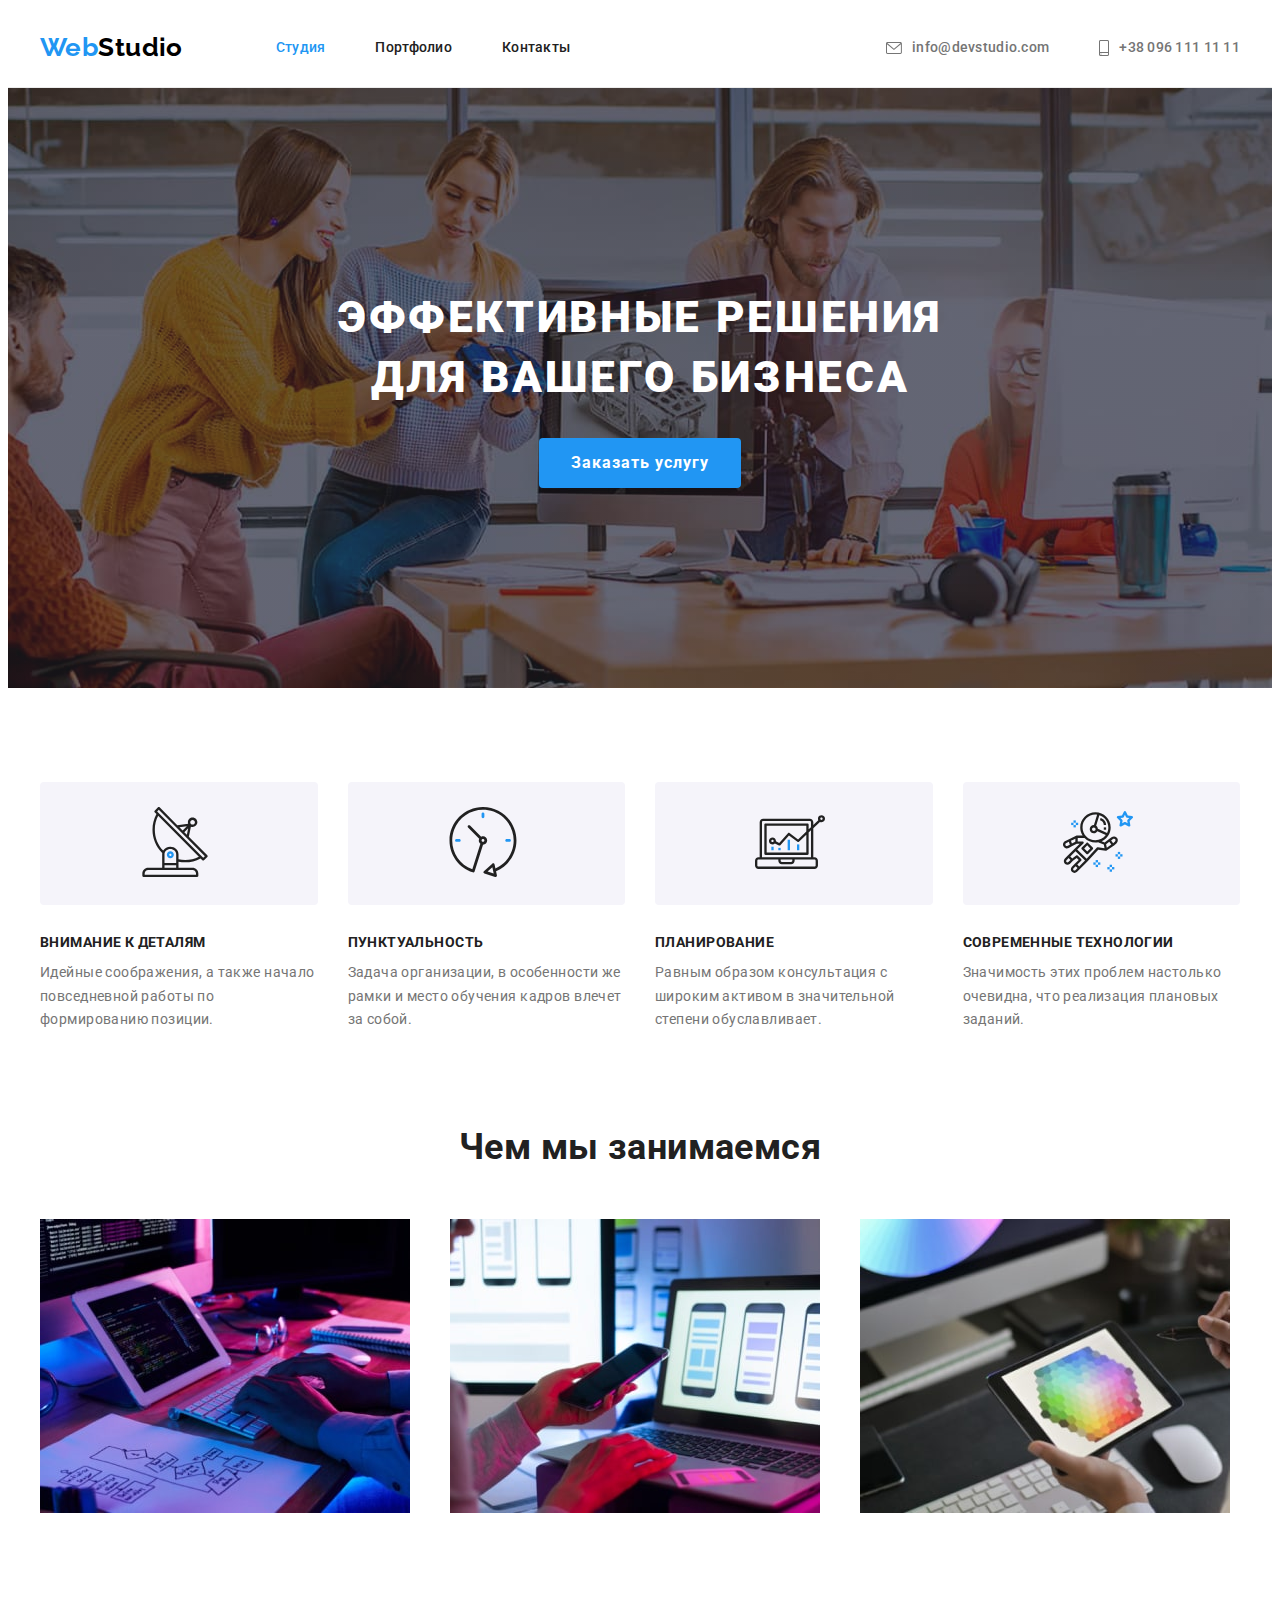
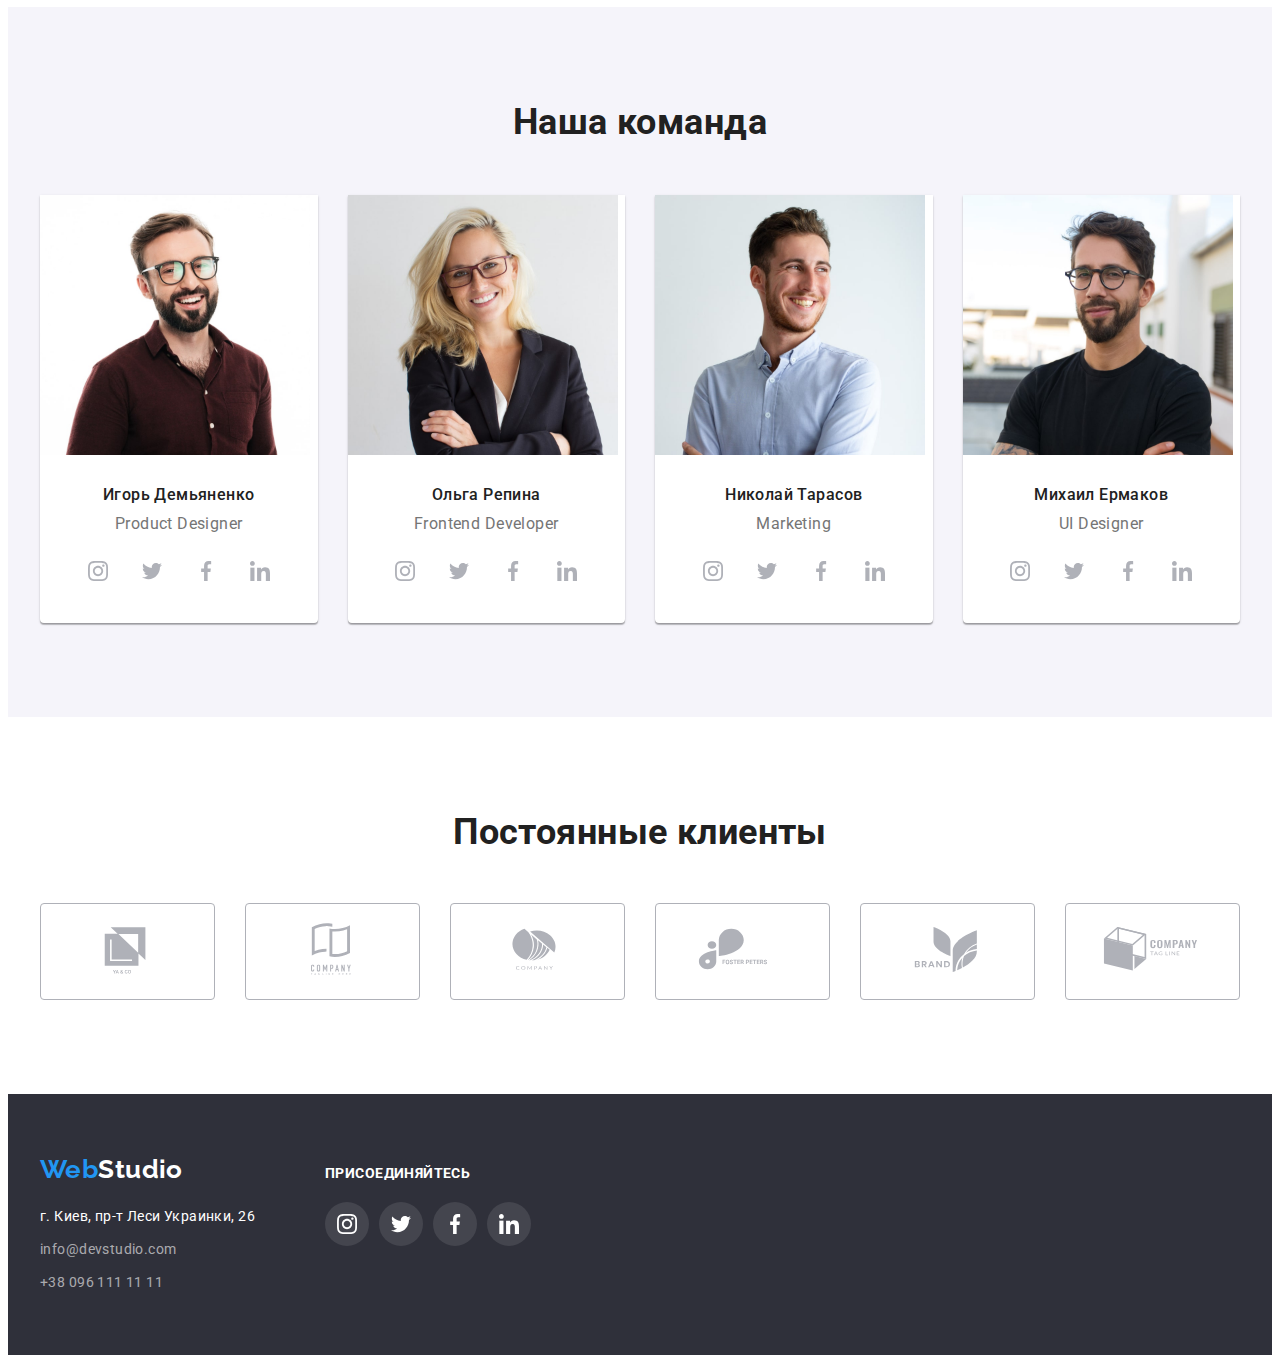
<file: index.html>
<!DOCTYPE html>
<html lang="ru">
  <head>
    <meta charset="UTF-8" />
    <meta http-equiv="X-UA-Compatible" content="IE=edge" />
    <meta name="viewport" content="width=device-width, initial-scale=1.0" />
    <title>Document</title>
    <link rel="preconnect" href="https://fonts.googleapis.com" />
    <link rel="preconnect" href="https://fonts.gstatic.com" crossorigin />
    <link
      href="https://fonts.googleapis.com/css2?family=Raleway:wght@700&family=Roboto:wght@400;500;700;900&display=swap"
      rel="stylesheet"
    />
    <link
      rel="stylesheet"
      href="https://cdnjs.cloudflare.com/ajax/libs/modern-normalize/1.1.0/modern-normalize.min.css"
      integrity="sha512-wpPYUAdjBVSE4KJnH1VR1HeZfpl1ub8YT/NKx4PuQ5NmX2tKuGu6U/JRp5y+Y8XG2tV+wKQpNHVUX03MfMFn9Q=="
      crossorigin="anonymous"
      referrerpolicy="no-referrer"
    />
    <link rel="stylesheet" href="./css/styles.css" />
  </head>

  <body>
    <!-- Header -->
    <header>
      <div class="container header-container">
        <nav class="header-nav">
          <a href="#" lang="en" class="logo-header"
            ><span class="logo-header-web">Web</span>Studio</a
          >
          <ul class="header-list">
            <li class="header-list-item">
              <a href="./index.html" class="header-list-link current">Студия</a>
            </li>
            <li class="header-list-item">
              <a href="./portfolio.html" class="header-list-link">Портфолио</a>
            </li>
            <li class="header-list-item">
              <a href="" class="header-list-link">Контакты</a>
            </li>
          </ul>
        </nav>
        <ul class="header-list-contact">
          <li class="header-list-item">
            <a href="mailto:info@devstudio.com" class="header-mail">
              <svg class="mail-icon" width="16" height="12">
                <use
                  href="./image/symbol-defs.svg#icon-mail"
                  class="mail-icon-img"
                ></use>
              </svg>
              info@devstudio.com</a
            >
          </li>
          <li class="header-list-item">
            <a href="tel:+380961111111" class="header-tel">
              <svg class="tel-icon" width="10" height="16">
                <use
                  href="./image/symbol-defs.svg#icon-tel"
                  class="tel-icon-img"
                ></use>
              </svg>
              +38 096 111 11 11
            </a>
          </li>
        </ul>
      </div>
    </header>

    <!-- Main content -->
    <main class="main">
      <!-- section Hero -->
      <section class="hero">
        <div class="container">
          <h1 class="hero-title">Эффективные решения для вашего бизнеса</h1>
          <button type="button" class="hero-button">Заказать услугу</button>
        </div>
      </section>
      <!-- Benefits -->
      <section class="benefits section">
        <div class="container">
          <h2 class="visually-hidden">особенности</h2>
          <ul class="benefits-list">
            <li class="benefits-list-item">
              <div class="benefits-container">
                <svg class="benefits-icon" width="70" height="70">
                  <use
                    href="./image/symbol-defs.svg#icon-antenna"
                    class="benefits-icon-img"
                  ></use>
                </svg>
              </div>
              <h3 class="benefits-item-title">Внимание к деталям</h3>
              <p class="benefits-item-text">
                Идейные соображения, а также начало повседневной работы по
                формированию позиции.
              </p>
            </li>
            <li class="benefits-list-item">
              <div class="benefits-container">
                <svg class="benefits-icon" width="70" height="70">
                  <use
                    href="./image/symbol-defs.svg#icon-clock"
                    class="benefits-icon-img"
                  ></use>
                </svg>
              </div>
              <h3 class="benefits-item-title">Пунктуальность</h3>
              <p class="benefits-item-text">
                Задача организации, в особенности же рамки и место обучения
                кадров влечет за собой.
              </p>
            </li>
            <li class="benefits-list-item">
              <div class="benefits-container">
                <svg class="benefits-icon" width="70" height="70">
                  <use
                    href="./image/symbol-defs.svg#icon-diagram"
                    class="benefits-icon-img"
                  ></use>
                </svg>
              </div>
              <h3 class="benefits-item-title">Планирование</h3>
              <p class="benefits-item-text">
                Равным образом консультация с широким активом в значительной
                степени обуславливает.
              </p>
            </li>
            <li class="benefits-list-item">
              <div class="benefits-container">
                <svg class="benefits-icon" width="70" height="70">
                  <use
                    href="./image/symbol-defs.svg#icon-astronaut"
                    class="benefits-icon-img"
                  ></use>
                </svg>
              </div>
              <h3 class="benefits-item-title">Современные технологии</h3>
              <p class="benefits-item-text">
                Значимость этих проблем настолько очевидна, что реализация
                плановых заданий.
              </p>
            </li>
          </ul>
        </div>
      </section>
      <!-- Project -->
      <section class="project section">
        <div class="container">
          <h2 class="project-title">Чем мы занимаемся</h2>
          <ul class="project-list">
            <li class="project-list-item">
              <img
                src="./image/img.jpg"
                alt="розробка ПЗ"
                width="370"
                height="270"
                class="project-item-img"
              />
            </li>
            <li class="project-list-item">
              <img
                src="./image/img1.jpg"
                alt="розробка Мобільних додатків"
                width="370"
                height="270"
                class="project-item-img"
              />
            </li>
            <li class="project-list-item">
              <img
                src="./image/img2.jpg"
                alt="розробка дезайну"
                width="370"
                height="270"
                class="project-item-img"
              />
            </li>
          </ul>
        </div>
      </section>
      <!-- team -->
      <section class="team section">
        <div class="container">
          <h2 class="team-title">Наша команда</h2>
          <ul class="team-list">
            <li class="team-list-item">
              <img
                src="./image/img3.jpg"
                alt="Фото Игорь Демьяненко"
                width="270"
                height="260"
                class="team-item-img"
              />
              <h3 class="team-item-title">Игорь Демьяненко</h3>
              <p lang="en" class="team-item-text">Product Designer</p>
              <ul class="team-list-icon">
                <li class="team-contact-item">
                  <a href="" class="team-contact-link">
                    <svg class="team-icon" width="20" height="20">
                      <use
                        href="./image/symbol-defs.svg#icon-instagram"
                        class="team-contact-icon"
                      ></use>
                    </svg>
                  </a>
                </li>
                <li class="team-contact-item">
                  <a href="" class="team-contact-link">
                    <svg class="team-icon" width="20" height="20">
                      <use
                        href="./image/symbol-defs.svg#icon-twitter"
                        class="team-contact-icon"
                      ></use>
                    </svg>
                  </a>
                </li>
                <li class="team-contact-item">
                  <a href="" class="team-contact-link">
                    <svg class="team-icon" width="20" height="20">
                      <use
                        href="./image/symbol-defs.svg#icon-facebook"
                        class="team-contact-icon"
                      ></use>
                    </svg>
                  </a>
                </li>
                <li class="team-contact-item">
                  <a href="" class="team-contact-link">
                    <svg class="team-icon" width="20" height="20">
                      <use
                        href="./image/symbol-defs.svg#icon-linkedin"
                        class="team-contact-icon"
                      ></use>
                    </svg>
                  </a>
                </li>
              </ul>
            </li>
            <li class="team-list-item">
              <img
                src="./image/img4.jpg"
                alt="Фото Ольга Репина"
                width="270"
                height="260"
                class="team-item-img"
              />
              <h3 class="team-item-title">Ольга Репина</h3>
              <p lang="en" class="team-item-text">Frontend Developer</p>
              <ul class="team-list-icon">
                <li class="team-contact-item">
                  <a href="" class="team-contact-link">
                    <svg class="team-icon" width="20" height="20">
                      <use
                        href="./image/symbol-defs.svg#icon-instagram"
                        class="team-contact-icon"
                      ></use>
                    </svg>
                  </a>
                </li>
                <li class="team-contact-item">
                  <a href="" class="team-contact-link">
                    <svg class="team-icon" width="20" height="20">
                      <use
                        href="./image/symbol-defs.svg#icon-twitter"
                        class="team-contact-icon"
                      ></use>
                    </svg>
                  </a>
                </li>
                <li class="team-contact-item">
                  <a href="" class="team-contact-link">
                    <svg class="team-icon" width="20" height="20">
                      <use
                        href="./image/symbol-defs.svg#icon-facebook"
                        class="team-contact-icon"
                      ></use>
                    </svg>
                  </a>
                </li>
                <li class="team-contact-item">
                  <a href="" class="team-contact-link">
                    <svg class="team-icon" width="20" height="20">
                      <use
                        href="./image/symbol-defs.svg#icon-linkedin"
                        class="team-contact-icon"
                      ></use>
                    </svg>
                  </a>
                </li>
              </ul>
            </li>
            <li class="team-list-item">
              <img
                src="./image/img5.jpg"
                alt="Фото Николай Тарасов"
                width="270"
                height="260"
                class="team-item-img"
              />
              <h3 class="team-item-title">Николай Тарасов</h3>
              <p lang="en" class="team-item-text">Marketing</p>
              <ul class="team-list-icon">
                <li class="team-contact-item">
                  <a href="" class="team-contact-link">
                    <svg class="team-icon" width="20" height="20">
                      <use
                        href="./image/symbol-defs.svg#icon-instagram"
                        class="team-contact-icon"
                      ></use>
                    </svg>
                  </a>
                </li>
                <li class="team-contact-item">
                  <a href="" class="team-contact-link">
                    <svg class="team-icon" width="20" height="20">
                      <use
                        href="./image/symbol-defs.svg#icon-twitter"
                        class="team-contact-icon"
                      ></use>
                    </svg>
                  </a>
                </li>
                <li class="team-contact-item">
                  <a href="" class="team-contact-link">
                    <svg class="team-icon" width="20" height="20">
                      <use
                        href="./image/symbol-defs.svg#icon-facebook"
                        class="team-contact-icon"
                      ></use>
                    </svg>
                  </a>
                </li>
                <li class="team-contact-item">
                  <a href="" class="team-contact-link">
                    <svg class="team-icon" width="20" height="20">
                      <use
                        href="./image/symbol-defs.svg#icon-linkedin"
                        class="team-contact-icon"
                      ></use>
                    </svg>
                  </a>
                </li>
              </ul>
            </li>
            <li class="team-list-item">
              <img
                src="./image/img6.jpg"
                alt="Фото Михаил Ермаков"
                width="270"
                height="260"
                class="team-item-img"
              />
              <h3 class="team-item-title">Михаил Ермаков</h3>
              <p lang="en" class="team-item-text">UI Designer</p>
              <ul class="team-list-icon">
                <li class="team-contact-item">
                  <a href="" class="team-contact-link">
                    <svg class="team-icon" width="20" height="20">
                      <use
                        href="./image/symbol-defs.svg#icon-instagram"
                        class="team-contact-icon"
                      ></use>
                    </svg>
                  </a>
                </li>
                <li class="team-contact-item">
                  <a href="" class="team-contact-link">
                    <svg class="team-icon" width="20" height="20">
                      <use
                        href="./image/symbol-defs.svg#icon-twitter"
                        class="team-contact-icon"
                      ></use>
                    </svg>
                  </a>
                </li>
                <li class="team-contact-item">
                  <a href="" class="team-contact-link">
                    <svg class="team-icon" width="20" height="20">
                      <use
                        href="./image/symbol-defs.svg#icon-facebook"
                        class="team-contact-icon"
                      ></use>
                    </svg>
                  </a>
                </li>
                <li class="team-contact-item">
                  <a href="" class="team-contact-link">
                    <svg class="team-icon" width="20" height="20">
                      <use
                        href="./image/symbol-defs.svg#icon-linkedin"
                        class="team-contact-icon"
                      ></use>
                    </svg>
                  </a>
                </li>
              </ul>
            </li>
          </ul>
        </div>
      </section>
      <section class="customer section">
        <div class="container">
          <h2 class="customer-title">Постоянные клиенты</h2>
          <ul class="customer-list">
            <li class="customer-item">
              <a href="" class="customer-nav">
                <svg class="customer-icon" width="106" height="60">
                  <use
                    href="./image/symbol-defs.svg#icon-Logo-1"
                    class="customer-icon-link"
                  ></use>
                </svg>
              </a>
            </li>
            <li class="customer-item">
              <a href="" class="customer-nav">
                <svg class="customer-icon" width="106" height="60">
                  <use
                    href="./image/symbol-defs.svg#icon-Logo-2"
                    class="customer-icon-link"
                  ></use>
                </svg>
              </a>
            </li>
            <li class="customer-item">
              <a href="" class="customer-nav">
                <svg class="customer-icon" width="106" height="60">
                  <use
                    href="./image/symbol-defs.svg#icon-Logo-3"
                    class="customer-icon-link"
                  ></use>
                </svg>
              </a>
            </li>
            <li class="customer-item">
              <a href="" class="customer-nav">
                <svg class="customer-icon" width="106" height="60">
                  <use
                    href="./image/symbol-defs.svg#icon-Logo-4"
                    class="customer-icon-link"
                  ></use>
                </svg>
              </a>
            </li>
            <li class="customer-item">
              <a href="" class="customer-nav">
                <svg class="customer-icon" width="106" height="60">
                  <use
                    href="./image/symbol-defs.svg#icon-Logo-5"
                    class="customer-icon-link"
                  ></use>
                </svg>
              </a>
            </li>
            <li class="customer-item">
              <a href="" class="customer-nav">
                <svg class="customer-icon" width="106" height="60">
                  <use
                    href="./image/symbol-defs.svg#icon-Logo-6"
                    class="customer-icon-link"
                  ></use>
                </svg>
              </a>
            </li>
          </ul>
        </div>
      </section>
    </main>
    <!-- Footer -->
    <footer class="footer">
      <div class="container first-footer-container">
        <div class="second-footer-container">
          <a href="#" lang="en" class="logo-footer"
            ><span class="logo-footer-web">Web</span>Studio</a
          >
          <address class="footer-address">
            <ul class="footer-list">
              <li class="footer-list-item">
                <a href="" class="footer-list-address"
                  >г. Киев, пр-т Леси Украинки, 26</a
                >
              </li>
              <li class="footer-list-item">
                <a href="mailto:info@devstudio.com" class="footer-mail"
                  >info@devstudio.com</a
                >
              </li>
              <li class="footer-list-item">
                <a href="tel:+380961111111" class="footer-tel"
                  >+38 096 111 11 11</a
                >
              </li>
            </ul>
          </address>
        </div>
        <div class="third-footer-container">
          <h2 class="footer-title">присоединяйтесь</h2>
          <ul class="footer-list-icon">
            <li class="footer-contact-item">
              <a href="" class="footer-contact-link">
                <svg class="footer-icon" width="20" height="20">
                  <use
                    href="./image/symbol-defs.svg#icon-instagram"
                    class="footer-contact-icon"
                  ></use>
                </svg>
              </a>
            </li>
            <li class="footer-contact-item">
              <a href="" class="footer-contact-link">
                <svg class="footer-icon" width="20" height="20">
                  <use
                    href="./image/symbol-defs.svg#icon-twitter"
                    class="footer-contact-icon"
                  ></use>
                </svg>
              </a>
            </li>
            <li class="footer-contact-item">
              <a href="" class="footer-contact-link">
                <svg class="footer-icon" width="20" height="20">
                  <use
                    href="./image/symbol-defs.svg#icon-facebook"
                    class="footer-contact-icon"
                  ></use>
                </svg>
              </a>
            </li>
            <li class="footer-contact-item">
              <a href="" class="footer-contact-link">
                <svg class="footer-icon" width="20" height="20">
                  <use
                    href="./image/symbol-defs.svg#icon-linkedin"
                    class="footer-contact-icon"
                  ></use>
                </svg>
              </a>
            </li>
          </ul>
        </div>
      </div>
    </footer>
  </body>
</html>
</file>
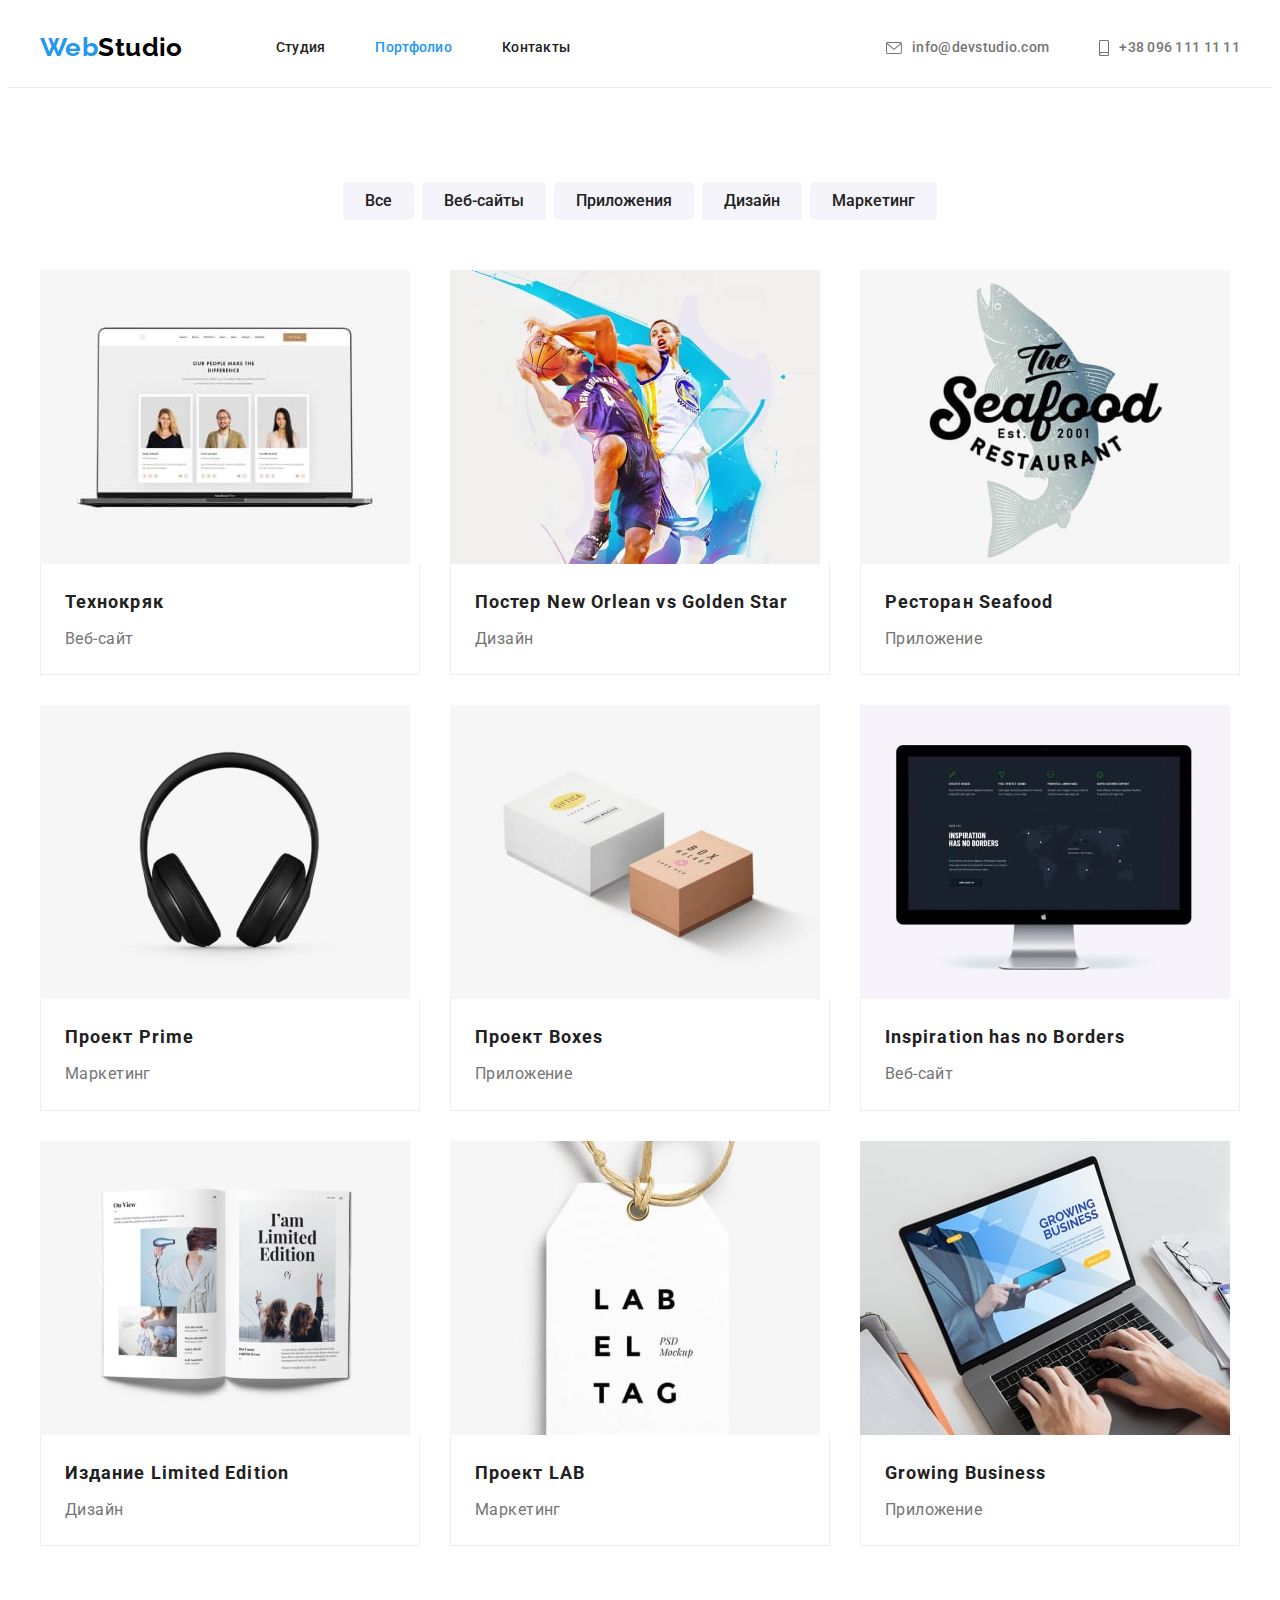
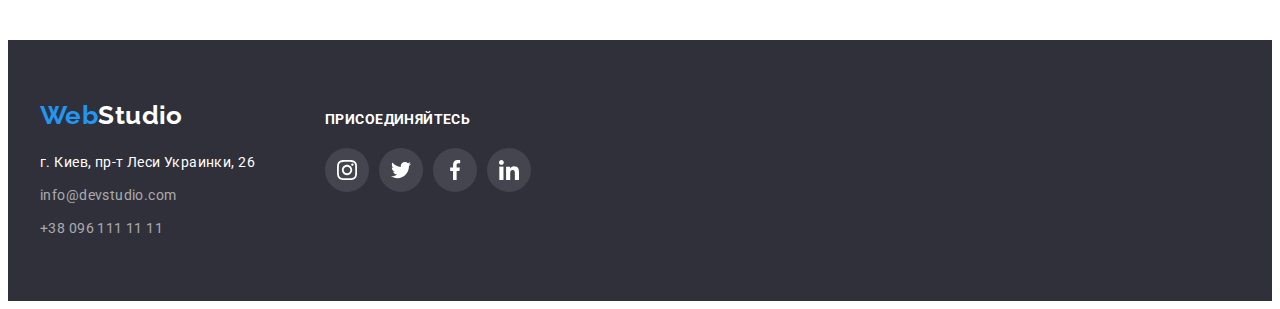
<file: portfolio.html>
<!DOCTYPE html>
<html lang="ru">
  <head>
    <meta charset="UTF-8" />
    <meta http-equiv="X-UA-Compatible" content="IE=edge" />
    <meta name="viewport" content="width=device-width, initial-scale=1.0" />
    <title>Document</title>
    <link
      href="https://fonts.googleapis.com/css2?family=Raleway:wght@700&family=Roboto:wght@400;500;700;900&display=swap"
      rel="stylesheet"
    />
    <link
      rel="stylesheet"
      href="https://cdnjs.cloudflare.com/ajax/libs/modern-normalize/1.1.0/modern-normalize.min.css"
      integrity="sha512-wpPYUAdjBVSE4KJnH1VR1HeZfpl1ub8YT/NKx4PuQ5NmX2tKuGu6U/JRp5y+Y8XG2tV+wKQpNHVUX03MfMFn9Q=="
      crossorigin="anonymous"
      referrerpolicy="no-referrer"
    />
    <link rel="stylesheet" href="./css/styles.css" />
  </head>
  <body>
    <!-- Header -->
    <header>
      <div class="container header-container">
        <nav class="header-nav">
          <a href="#" lang="en" class="logo-header"
            ><span class="logo-header-web">Web</span>Studio</a
          >
          <ul class="header-list">
            <li class="header-list-item">
              <a href="./index.html" class="header-list-link">Студия</a>
            </li>
            <li class="header-list-item">
              <a href="./portfolio.html" class="header-list-link current"
                >Портфолио</a
              >
            </li>
            <li class="header-list-item">
              <a href="" class="header-list-link">Контакты</a>
            </li>
          </ul>
        </nav>
        <ul class="header-list-contact">
          <li class="header-list-item">
            <a href="mailto:info@devstudio.com" class="header-mail">
              <svg class="mail-icon" width="16" height="12">
                <use
                  href="./image/symbol-defs.svg#icon-mail"
                  class="mail-icon-img"
                ></use>
              </svg>
              info@devstudio.com</a
            >
          </li>
          <li class="header-list-item">
            <a href="tel:+380961111111" class="header-tel">
              <svg class="tel-icon" width="10" height="16">
                <use
                  href="./image/symbol-defs.svg#icon-tel"
                  class="tel-icon-img"
                ></use>
              </svg>
              +38 096 111 11 11
            </a>
          </li>
        </ul>
      </div>
    </header>

    <!-- Main ocntent -->
    <main>
      <section class="filter-project-portfolio section">
        <div class="container">
          <h1 class="visually-hidden">Проекты Веб-студии</h1>
          <ul class="filter-project-list">
            <li class="filter-project-item">
              <button type="button" class="filter-button">Все</button>
            </li>
            <li class="filter-project-item">
              <button type="button" class="filter-button">Веб-сайты</button>
            </li>
            <li class="filter-project-item">
              <button type="button" class="filter-button">Приложения</button>
            </li>
            <li class="filter-project-item">
              <button type="button" class="filter-button">Дизайн</button>
            </li>
            <li class="filter-project-item">
              <button type="button" class="filter-button">Маркетинг</button>
            </li>
          </ul>
          <!-- Project -->
          <ul class="project-portfolio-list">
            <li class="projet-portfolio-item">
              <a href="" class="portfolio-project-link"
                ><img
                  src="./image/img7.jpg"
                  alt="Изображение веб-сайта на ноутбуке"
                  width="370"
                  height="294"
                  class="portfolio-project-img"
                />
                <div class="project-name">
                  <h2 class="portfolio-project-title">Технокряк</h2>
                  <p class="portfolio-project-text">Веб-сайт</p>
                </div>
              </a>
            </li>
            <li class="projet-portfolio-item">
              <a href="" class="portfolio-project-link"
                ><img
                  src="./image/img8.jpg"
                  alt="два баскетболиста"
                  width="370"
                  height="294"
                  class="portfolio-project-img"
                />
                <div class="project-name">
                  <h2 class="portfolio-project-title">
                    Постер New Orlean vs Golden Star
                  </h2>
                  <p class="portfolio-project-text">Дизайн</p>
                </div>
              </a>
            </li>
            <li class="projet-portfolio-item">
              <a href="" class="portfolio-project-link"
                ><img
                  src="./image/img9.jpg"
                  alt="логотип ресторана"
                  width="370"
                  height="294"
                  class="portfolio-project-img"
                />
                <div class="project-name">
                  <h2 class="portfolio-project-title">Ресторан Seafood</h2>
                  <p class="portfolio-project-text">Приложение</p>
                </div>
              </a>
            </li>
            <li class="projet-portfolio-item">
              <a href="" class="portfolio-project-link"
                ><img
                  src="./image/img10.jpg"
                  alt="наушники"
                  width="370"
                  height="294"
                  class="portfolio-project-img"
                />
                <div class="project-name">
                  <h2 class="portfolio-project-title">Проект Prime</h2>
                  <p class="portfolio-project-text">Маркетинг</p>
                </div>
              </a>
            </li>
            <li class="projet-portfolio-item">
              <a href="" class="portfolio-project-link"
                ><img
                  src="./image/img11.jpg"
                  alt="две коробки"
                  width="370"
                  height="294"
                  class="portfolio-project-img"
                />
                <div class="project-name">
                  <h2 class="portfolio-project-title">Проект Boxes</h2>
                  <p class="portfolio-project-text">Приложение</p>
                </div>
              </a>
            </li>
            <li class="projet-portfolio-item">
              <a href="" class="portfolio-project-link"
                ><img
                  src="./image/img12.jpg"
                  alt="веб сайт на мониторе компютера"
                  width="370"
                  height="294"
                  class="portfolio-project-img"
                />
                <div class="project-name">
                  <h2 class="portfolio-project-title">
                    Inspiration has no Borders
                  </h2>
                  <p class="portfolio-project-text">Веб-сайт</p>
                </div>
              </a>
            </li>
            <li class="projet-portfolio-item">
              <a href="" class="portfolio-project-link"
                ><img
                  src="./image/img13.jpg"
                  alt="дизайн в виде книги"
                  width="370"
                  height="294"
                  class="portfolio-project-img"
                />
                <div class="project-name">
                  <h2 class="portfolio-project-title">
                    Издание Limited Edition
                  </h2>
                  <p class="portfolio-project-text">Дизайн</p>
                </div>
              </a>
            </li>
            <li class="projet-portfolio-item">
              <a href="" class="portfolio-project-link"
                ><img
                  src="./image/img14.jpg"
                  alt="дизайн лого маркетинг"
                  width="370"
                  height="294"
                  class="portfolio-project-img"
                />
                <div class="project-name">
                  <h2 class="portfolio-project-title">Проект LAB</h2>
                  <p class="portfolio-project-text">Маркетинг</p>
                </div>
              </a>
            </li>
            <li class="projet-portfolio-item">
              <a href="" class="portfolio-project-link"
                ><img
                  src="./image/img15.jpg"
                  alt="приложение на ноутбуке"
                  width="370"
                  height="294"
                  class="portfolio-project-img"
                />
                <div class="project-name">
                  <h2 class="portfolio-project-title">Growing Business</h2>
                  <p class="portfolio-project-text">Приложение</p>
                </div>
              </a>
            </li>
          </ul>
        </div>
      </section>
    </main>
    <!-- Footer -->
    <footer class="footer">
      <div class="container first-footer-container">
        <div class="second-footer-container">
          <a href="#" lang="en" class="logo-footer"
            ><span class="logo-footer-web">Web</span>Studio</a
          >
          <address class="footer-address">
            <ul class="footer-list">
              <li class="footer-list-item">
                <a href="" class="footer-list-address"
                  >г. Киев, пр-т Леси Украинки, 26</a
                >
              </li>
              <li class="footer-list-item">
                <a href="mailto:info@devstudio.com" class="footer-mail"
                  >info@devstudio.com</a
                >
              </li>
              <li class="footer-list-item">
                <a href="tel:+380961111111" class="footer-tel"
                  >+38 096 111 11 11</a
                >
              </li>
            </ul>
          </address>
        </div>
        <div class="third-footer-container">
          <h2 class="footer-title">присоединяйтесь</h2>
          <ul class="footer-list-icon">
            <li class="footer-contact-item">
              <a href="" class="footer-contact-link">
                <svg class="footer-icon" width="20" height="20">
                  <use
                    href="./image/symbol-defs.svg#icon-instagram"
                    class="footer-contact-icon"
                  ></use>
                </svg>
              </a>
            </li>
            <li class="footer-contact-item">
              <a href="" class="footer-contact-link">
                <svg class="footer-icon" width="20" height="20">
                  <use
                    href="./image/symbol-defs.svg#icon-twitter"
                    class="footer-contact-icon"
                  ></use>
                </svg>
              </a>
            </li>
            <li class="footer-contact-item">
              <a href="" class="footer-contact-link">
                <svg class="footer-icon" width="20" height="20">
                  <use
                    href="./image/symbol-defs.svg#icon-facebook"
                    class="footer-contact-icon"
                  ></use>
                </svg>
              </a>
            </li>
            <li class="footer-contact-item">
              <a href="" class="footer-contact-link">
                <svg class="footer-icon" width="20" height="20">
                  <use
                    href="./image/symbol-defs.svg#icon-linkedin"
                    class="footer-contact-icon"
                  ></use>
                </svg>
              </a>
            </li>
          </ul>
        </div>
      </div>
    </footer>
  </body>
</html>
</file>
<file: css/styles.css>
/* color-hover #2196F3 */
/* color-first_text #757575  */
/* color-second-text #212121 */
/* color-third #FFFFFF */
/*font-family: 'Raleway',
sans-serif;
font-family: 'Roboto',
sans-serif;  */
:root {
  --color-first: #757575;
  --color-second: #212121;
  --color-third: #ffffff;
  --color-logo-focus: #2196f3;
  --first-background-color: #ffffff;
  --second-background-color: #2f303a;
  --background-button-porfolio: #f5f4fa;
  --logo-header-color: #000000;
  --mailtel-color: rgba(255, 255, 255, 0.6);
  --border-portfolio: 1px solid #eeeeee;
  --padding-section: 94px 0;
  --margin-section-minus: -30px;
  --margin-between: 30px;
  --width-section: 1600px;
  --color-icon-svg: #afb1b8;
}
.visually-hidden {
  position: absolute;
  width: 1px;
  height: 1px;
  margin: -1px;
  border: 0;
  padding: 0;
  white-space: nowrap;
  clip-path: inset(100%);
  clip: rect(0 0 0 0);
  overflow: hidden;
}

p,
h1,
h2,
h3,
h4,
h5,
h6 {
  margin: 0;
}
ul,
ol {
  list-style: none;
  padding-left: 0;
  margin: 0;
}
a {
  text-decoration: none;
}
body {
  background-color: var(--first-background-color);
  font-family: Roboto, Raleway, sans-serif;
  font-size: 14px;
  letter-spacing: 0.03em;
  color: var(--color-first);
}
.container {
  width: 1200px;
  padding-left: 15px;
  padding-right: 15px;
  margin: 0 auto;
}
.section {
  padding-bottom: 94px;
  padding-top: 94px;
}
img {
  max-width: 100%;
  height: auto;
  display: block;
}
/* Header */
/* logo footer and header */
header {
  padding-top: 24px;
  padding-bottom: 24px;
  border-bottom: 1px solid #ececec;
}
.logo-header {
  font-family: "Raleway";
  font-weight: 700;
  font-size: 26px;
  line-height: 1.2;
  color: var(--logo-header-color);
  text-decoration: none;
  margin-right: 93px;
}
.logo-header-web {
  color: var(--color-logo-focus);
}
/* header list */
.header-list-link.current {
  color: var(--color-logo-focus);
}

.container.header-container,
.header-nav {
  display: flex;
  align-items: center;
}
.header-list,
.header-list-contact {
  list-style: none;
  text-decoration: none;
  display: flex;
}
.header-list-item:not(:last-child),
.header-list-contact:not(:last-child) {
  margin-right: 50px;
}
.header-list-contact {
  margin-right: 0;
  margin-left: auto;
}
.header-list-link,
.header-list-item {
  font-weight: 500;
  line-height: 1.14;
  letter-spacing: 0.02em;
  color: var(--color-second);
}
.header-list-link {
  padding-top: 24px;
  padding-bottom: 24px;
}
.header-list-link:hover,
.header-list-link:focus {
  color: var(--color-logo-focus);
}
.header-mail,
.header-tel {
  font-weight: 500;
  line-height: 1.14;
  letter-spacing: 0.02em;
  color: var(--color-first);
  fill: var(--color-first);
}
.header-mail:focus,
.header-mail:hover {
  color: var(--color-logo-focus);
}
.header-tel:focus,
.header-tel:hover {
  color: var(--color-logo-focus);
}
.header-mail,
.header-tel {
  display: flex;
  justify-content: center;
  align-items: center;
}
.mail-icon,
.tel-icon {
  margin-right: 10px;
}
.header-mail:hover .mail-icon,
.header-tel:hover .tel-icon,
.header-mail:focus .mail-icon,
.header-tel:focus .tel-icon {
  fill: var(--color-logo-focus);
}
/* Hero */
.hero {
  background-color: var(--second-background-color);
  padding-top: 200px;
  padding-bottom: 200px;
  /* max-width: 1600px; */
  margin: 0 auto;
  background-image: linear-gradient(
      rgba(47, 48, 58, 0.4),
      rgba(47, 48, 58, 0.4)
    ),
    url(../image/hero-bc-img.jpg);
  background-repeat: no-repeat;
  /* background-size: cover; */
  background-position: center;
}

.hero-title {
  font-weight: 900;
  font-size: 44px;
  line-height: 1.36;
  text-align: center;
  letter-spacing: 0.06em;
  text-transform: uppercase;
  color: var(--color-third);
  width: 696px;
  margin: 0 auto;
  margin-bottom: 30px;
}
.hero-button {
  font-family: inherit;
  background-color: var(--color-logo-focus);
  color: var(--color-third);
  cursor: pointer;
  font-weight: 700;
  font-size: 16px;
  line-height: 1.88;
  text-align: center;
  letter-spacing: 0.06em;
  padding: 10px 32px;
  box-shadow: 0px 4px 4px rgba(0, 0, 0, 0.15);
  border-radius: 4px;
  margin: 0 auto;
  display: block;
  border: none;
}
/* benefits */
.benefits-list {
  display: flex;
  margin-left: var(--margin-section-minus);
}
.benefits-list-item {
  width: calc(100% / 4 - 30px);
  margin-left: var(--margin-between);
}
.benefits-item-title {
  font-size: 14px;
  line-height: 1.14;
  text-transform: uppercase;
  color: var(--color-second);
  margin-bottom: 10px;
}
.benefits-item-text {
  line-height: 1.7;
}
.benefits-container {
  padding: 25px 100px;
  margin-bottom: 30px;
  border-radius: 4px;
  background-color: var(--background-button-porfolio);
}

/* project */
.project {
  padding-top: 0;
}
.project-list {
  display: flex;
  margin-left: var(--margin-section-minus);
}

.project-list-item {
  width: calc(100% / 3 - 30px);
  margin-left: var(--margin-between);
}
.project-title {
  font-size: 36px;
  line-height: 1.2;
  text-align: center;
  color: var(--color-second);
  margin-bottom: 50px;
}
/* team */
.team {
  background-color: var(--background-button-porfolio);
}
.team-list {
  display: flex;
  margin-left: var(--margin-section-minus);
}
.team-list-item {
  width: calc(100% / 4 - 30px);
  margin-left: var(--margin-between);
  background-color: var(--first-background-color);
  box-shadow: 0px 1px 3px rgba(0, 0, 0, 0.12), 0px 1px 1px rgba(0, 0, 0, 0.14),
    0px 2px 1px rgba(0, 0, 0, 0.2);
  border-radius: 0px 0px 4px 4px;
}

.team-item-img {
  margin-bottom: 30px;
}
.team-title {
  font-size: 36px;
  line-height: 1.2;
  color: var(--color-second);
  margin-bottom: 50px;
  text-align: center;
}
.team-item-title {
  font-weight: 500;
  font-size: 16px;
  line-height: 1.2;
  color: var(--color-second);
  margin-bottom: 10px;
  text-align: center;
}
.team-item-text {
  font-size: 16px;
  line-height: 1.2;
  text-align: center;
  margin-bottom: 16px;
}
.team-list-icon {
  display: flex;
  justify-content: center;
  margin-bottom: 30px;
}
.team-icon {
  fill: var(--color-icon-svg);
}
.team-contact-link {
  width: 44px;
  height: 44px;
  border-radius: 50%;
  background-color: var(--first-background-color);
  display: flex;
  align-items: center;
  justify-content: center;
}
.team-contact-link:hover,
.team-contact-link:focus {
  background-color: var(--color-logo-focus);
}
.team-contact-link:hover .team-icon,
.team-contact-link:focus .team-icon {
  fill: var(--color-third);
}
.team-contact-item:not(:last-child) {
  margin-right: 10px;
}
/* CUSTOMER */
.customer-title {
  font-size: 36px;
  line-height: 1.17;
  text-align: center;
  margin-bottom: 50px;
  color: var(--color-second);
}
.customer-list {
  display: flex;
  margin-left: -30px;
}
.customer-item {
  width: calc(100% / 6 - 30px);
  margin-left: 30px;
}
.customer-nav {
  fill: var(--color-icon-svg);
  padding: 16px 32px;
  border: 1px solid var(--color-icon-svg);
  box-sizing: border-box;
  border-radius: 4px;
  display: block;
}

.customer-nav:hover,
.customer-nav:focus {
  border-color: var(--color-logo-focus);
  fill: var(--color-logo-focus);
}
/* footer */
.footer {
  background-color: var(--second-background-color);
  padding: 60px 0;
}
.first-footer-container {
  display: flex;
  align-items: baseline;
}
.third-footer-container {
  margin-left: 70px;
}
.logo-footer {
  color: var(--color-third);
  font-family: "Raleway";
  font-weight: 700;
  font-size: 26px;
  line-height: 1.2;
  margin-bottom: 20px;
  display: block;
}
.logo-footer-web {
  color: var(--color-logo-focus);
}
.footer-list-address {
  font-style: normal;
  line-height: 1.7;
  color: var(--color-third);
}

.footer-list-item {
  margin-bottom: 9px;
}
.footer-list-item:last-child {
  margin-bottom: 0;
}
.footer-mail,
.footer-tel {
  font-style: normal;
  line-height: 1.7;
  color: var(--mailtel-color);
}
.footer-mail:focus,
.footer-mail:hover {
  color: var(--color-logo-focus);
}
.footer-tel:focus,
.footer-tel:hover {
  color: var(--color-logo-focus);
}
.footer-title {
  font-size: 14px;
  line-height: 1.14;
  text-transform: uppercase;
  color: var(--color-third);
  margin-bottom: 20px;
}
.footer-list-icon {
  display: flex;
  justify-content: center;
}
.footer-contact-link {
  width: 44px;
  height: 44px;
  border-radius: 50%;
  background-color: rgba(255, 255, 255, 0.1);
  display: flex;
  align-items: center;
  justify-content: center;
  fill: var(--color-third);
}
.footer-contact-link:hover,
.footer-contact-link:focus {
  background-color: var(--color-logo-focus);
}
.footer-contact-link:hover .footer-icon,
.footer-contact-link:focus .footer-icon {
  fill: var(--color-third);
}
.footer-contact-item:not(:last-child) {
  margin-right: 10px;
}

/* PORTFOLIO */
.filter-project-list {
  display: flex;
  justify-content: center;
  margin-bottom: 50px;
}

.filter-project-item:not(:last-child) {
  margin-right: 8px;
}
.filter-button {
  font-family: inherit;
  background-color: var(--background-button-porfolio);
  font-weight: 500;
  font-size: 16px;
  line-height: 1.6;
  color: var(--color-second);
  cursor: pointer;
  border-radius: 4px;
  border: none;
  padding: 6px 22px;
}
.filter-button:hover,
.filter-button:focus {
  background-color: var(--color-logo-focus);
  color: var(--color-third);
  box-shadow: 0px 3px 1px rgba(0, 0, 0, 0.1), 0px 1px 2px rgba(0, 0, 0, 0.08),
    0px 2px 2px rgba(0, 0, 0, 0.12);
}
/* project portfolio */
.project-portfolio-list {
  display: flex;
  flex-wrap: wrap;
  margin-left: var(--margin-section-minus);
  margin-bottom: var(--margin-section-minus);
}
.projet-portfolio-item {
  width: calc(100% / 3 - 30px);
  margin-left: var(--margin-between);
  margin-bottom: var(--margin-between);
}
.project-name {
  padding: 20px 24px;
  border-bottom: var(--border-portfolio);
  border-left: var(--border-portfolio);
  border-right: var(--border-portfolio);
}

.portfolio-project-title {
  font-size: 18px;
  line-height: 2;
  color: var(--color-second);
  letter-spacing: 0.06em;
  margin-bottom: 4px;
}
.portfolio-project-text {
  font-size: 16px;
  line-height: 1.9;
  color: var(--color-first);
}

.project-portfolio-list > li {
  background: var(--first-background-color);
  box-sizing: border-box;
}
.portfolio-project-link {
  display: block;
}
.portfolio-project-link:hover,
.portfolio-project-link:focus {
  box-shadow: 0px 1px 1px rgba(0, 0, 0, 0.12), 0px 4px 4px rgba(0, 0, 0, 0.06),
    1px 4px 6px rgba(0, 0, 0, 0.16);
}
</file>
